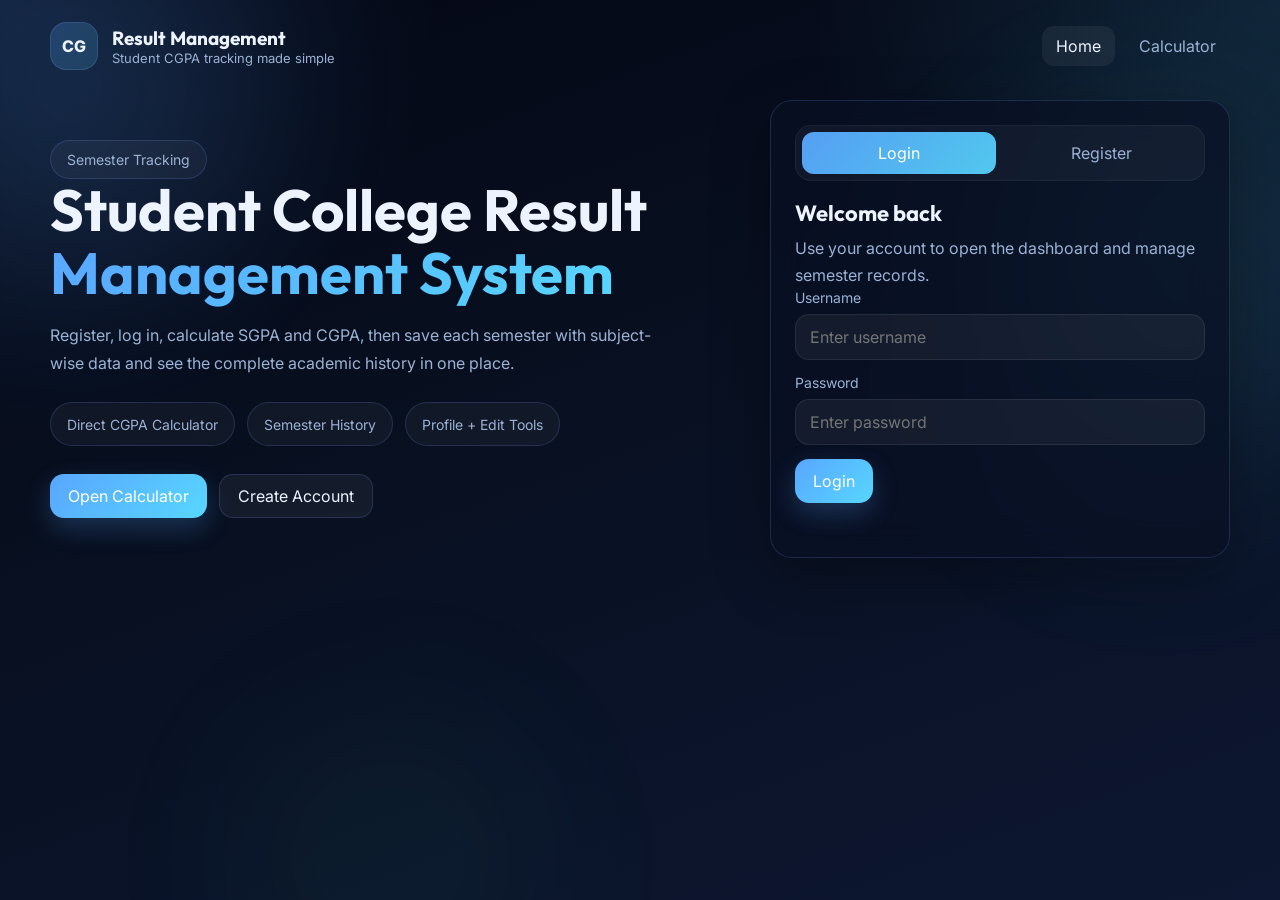
<file: frontend/index.html>
﻿<!DOCTYPE html>
<html lang="en">
<head>
  <meta charset="UTF-8">
  <meta name="viewport" content="width=device-width, initial-scale=1.0">
  <title>Student College Result Management System</title>
  <link rel="preconnect" href="https://fonts.googleapis.com">
  <link rel="preconnect" href="https://fonts.gstatic.com" crossorigin>
  <link href="https://fonts.googleapis.com/css2?family=Inter:wght@300;400;500;600;700;800&family=Outfit:wght@400;500;600;700;800&display=swap" rel="stylesheet">
  <link rel="stylesheet" href="style.css">
</head>
<body>
  <div class="page-shell">
    <div class="smoke-bg">
      <div class="smoke-orb smoke-orb-1"></div>
      <div class="smoke-orb smoke-orb-2"></div>
      <div class="smoke-orb smoke-orb-3"></div>
    </div>

    <div class="container">
      <nav class="top-nav">
        <div class="brand">
          <div class="brand-badge">CG</div>
          <div class="brand-copy">
            <h1>Result Management</h1>
            <p>Student CGPA tracking made simple</p>
          </div>
        </div>
        <div class="nav-actions">
          <a class="nav-link active" href="index.html">Home</a>
          <a class="nav-link" href="calculator.html">Calculator</a>
        </div>
      </nav>

      <section class="hero-grid">
        <div>
          <div class="pill">Semester Tracking</div>
          <h2 class="hero-title">Student College Result <span>Management System</span></h2>
          <p class="hero-copy">Register, log in, calculate SGPA and CGPA, then save each semester with subject-wise data and see the complete academic history in one place.</p>

          <div class="feature-row">
            <div class="pill">Direct CGPA Calculator</div>
            <div class="pill">Semester History</div>
            <div class="pill">Profile + Edit Tools</div>
          </div>

          <div class="hero-actions">
            <a class="primary-btn" href="calculator.html">Open Calculator</a>
            <button class="secondary-btn" type="button" id="switchToRegister">Create Account</button>
          </div>
        </div>

        <div class="glass-card auth-card">
          <div class="tab-bar">
            <button class="tab-btn active" type="button" id="loginTab">Login</button>
            <button class="tab-btn" type="button" id="registerTab">Register</button>
          </div>

          <form id="loginForm" class="fade-panel">
            <h3 class="mini-title">Welcome back</h3>
            <p class="soft-text">Use your account to open the dashboard and manage semester records.</p>

            <div class="input-wrap">
              <label for="login_username">Username</label>
              <input id="login_username" type="text" placeholder="Enter username" required>
            </div>
            <div class="input-wrap">
              <label for="login_password">Password</label>
              <input id="login_password" type="password" placeholder="Enter password" required>
            </div>

            <button class="primary-btn" type="submit">Login</button>
            <div id="login_msg" class="form-message"></div>
          </form>

          <form id="registerForm" class="hidden">
            <h3 class="mini-title">Create your profile</h3>
            <p class="soft-text">Your academic details will be used across the dashboard and saved semesters.</p>

            <div class="field-grid">
              <div class="input-wrap">
                <label for="reg_name">Full Name</label>
                <input id="reg_name" type="text" placeholder="Full name" required>
              </div>
              <div class="input-wrap">
                <label for="reg_email">Email</label>
                <input id="reg_email" type="email" placeholder="Email address" required>
              </div>
            </div>

            <div class="field-grid">
              <div class="input-wrap">
                <label for="reg_phone">Phone</label>
                <input id="reg_phone" type="text" placeholder="Phone number">
              </div>
              <div class="input-wrap">
                <label for="reg_college">College</label>
                <input id="reg_college" type="text" placeholder="College name">
              </div>
            </div>

            <div class="field-grid">
              <div class="input-wrap">
                <label for="reg_course">Course</label>
                <input id="reg_course" type="text" placeholder="Course name">
              </div>
              <div class="input-wrap">
                <label for="reg_regno">Register Number</label>
                <input id="reg_regno" type="text" placeholder="Register number" required>
              </div>
            </div>

            <div class="field-grid">
              <div class="input-wrap">
                <label for="reg_username">Username</label>
                <input id="reg_username" type="text" placeholder="Choose username" required>
              </div>
              <div class="input-wrap">
                <label for="reg_password">Password</label>
                <input id="reg_password" type="password" placeholder="Create password" required>
              </div>
            </div>

            <button class="primary-btn" type="submit">Register</button>
            <div id="register_msg" class="form-message"></div>
          </form>
        </div>
      </section>
    </div>
  </div>

  <script src="script.js"></script>
</body>
</html>
</file>
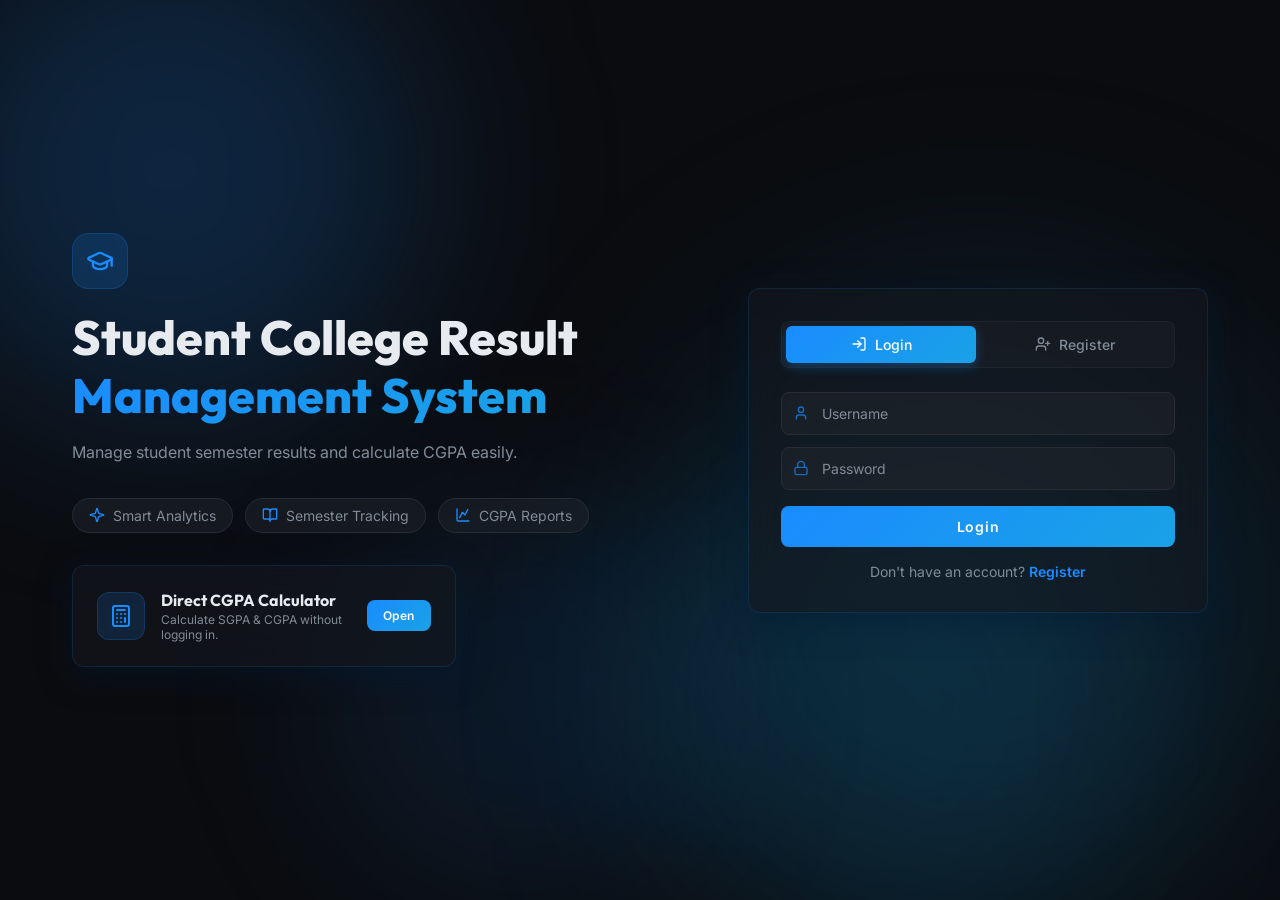
<file: working/index.html>
<!DOCTYPE html>
<html lang="en">
<head>
  <meta charset="UTF-8" />
  <meta name="viewport" content="width=device-width, initial-scale=1.0" />
  <title>Student College Result Management System</title>
  <meta name="description" content="Manage student semester results and calculate CGPA easily." />
  <link rel="preconnect" href="https://fonts.googleapis.com" />
  <link href="https://fonts.googleapis.com/css2?family=Inter:wght@300;400;500;600;700;800&family=Outfit:wght@400;500;600;700;800&display=swap" rel="stylesheet" />
  <style>
    *, *::before, *::after { box-sizing: border-box; margin: 0; padding: 0; border: 0; }

    :root {
      --bg: hsl(220, 15%, 5%);
      --fg: hsl(210, 20%, 92%);
      --card-bg: hsl(220, 15%, 8%);
      --primary: hsl(210, 100%, 55%);
      --primary-fg: hsl(0, 0%, 100%);
      --secondary: hsl(200, 80%, 50%);
      --muted: hsl(220, 15%, 15%);
      --muted-fg: hsl(210, 10%, 55%);
      --border: hsl(220, 15%, 18%);
      --radius: 0.75rem;
      --font-display: 'Outfit', sans-serif;
      --font-body: 'Inter', sans-serif;
      --glass-bg: hsla(220, 20%, 10%, 0.6);
      --glass-border: hsla(210, 100%, 55%, 0.15);
      --glass-shadow: 0 8px 32px 0 hsla(210, 100%, 10%, 0.5);
      --gradient-primary: linear-gradient(135deg, hsl(210, 100%, 55%), hsl(200, 80%, 50%));
      --glow-primary: 0 0 20px hsla(210, 100%, 55%, 0.5);
      --glow-input: 0 0 15px hsla(210, 100%, 55%, 0.3);
    }

    body {
      background: var(--bg);
      color: var(--fg);
      font-family: var(--font-body);
      min-height: 100vh;
      overflow-x: hidden;
    }

    h1, h2, h3, h4, h5, h6 { font-family: var(--font-display); }

    /* ===== Smoke background ===== */
    .smoke-bg { position: fixed; inset: 0; pointer-events: none; z-index: 0; }
    .smoke-orb {
      position: absolute;
      border-radius: 50%;
      filter: blur(100px);
    }
    .smoke-orb-1 {
      top: -80px; left: -80px; width: 500px; height: 500px;
      background: hsla(210, 100%, 55%, 0.2);
      animation: smoke1 12s ease-in-out infinite;
    }
    .smoke-orb-2 {
      top: 33%; right: 0; width: 600px; height: 600px;
      background: hsla(200, 80%, 50%, 0.15);
      filter: blur(120px);
      animation: smoke2 15s ease-in-out infinite;
    }
    .smoke-orb-3 {
      bottom: 0; left: 25%; width: 400px; height: 400px;
      background: hsla(210, 100%, 55%, 0.1);
      filter: blur(80px);
      animation: smoke3 18s ease-in-out infinite;
    }
    .smoke-orb-4 {
      top: 50%; left: 50%; width: 500px; height: 500px;
      background: hsla(200, 80%, 50%, 0.1);
      animation: smoke4 20s ease-in-out infinite;
    }

    @keyframes smoke1 {
      0%, 100% { transform: translate(0,0) scale(1); opacity: .3; }
      25% { transform: translate(80px,-60px) scale(1.3); opacity: .5; }
      50% { transform: translate(-40px,-120px) scale(1.1); opacity: .2; }
      75% { transform: translate(60px,-40px) scale(1.4); opacity: .45; }
    }
    @keyframes smoke2 {
      0%, 100% { transform: translate(0,0) scale(1.2); opacity: .25; }
      30% { transform: translate(-100px,50px) scale(1); opacity: .4; }
      60% { transform: translate(50px,-80px) scale(1.5); opacity: .15; }
      90% { transform: translate(-30px,30px) scale(1.1); opacity: .35; }
    }
    @keyframes smoke3 {
      0%, 100% { transform: translate(0,0) scale(1); opacity: .2; }
      20% { transform: translate(60px,80px) scale(1.4); opacity: .4; }
      40% { transform: translate(-80px,20px) scale(.9); opacity: .3; }
      70% { transform: translate(30px,-60px) scale(1.3); opacity: .5; }
    }
    @keyframes smoke4 {
      0%, 100% { transform: translate(0,0) scale(1.1); opacity: .15; }
      35% { transform: translate(-60px,-90px) scale(1.5); opacity: .35; }
      65% { transform: translate(90px,40px) scale(.8); opacity: .25; }
    }

    /* ===== Layout ===== */
    .page-container {
      position: relative; z-index: 1;
      max-width: 1200px; margin: 0 auto; padding: 2rem 1rem;
      min-height: 100vh;
      display: flex; flex-direction: column; align-items: center;
      gap: 2rem;
    }
    @media (min-width: 1024px) {
      .page-container {
        flex-direction: row; align-items: center; gap: 3rem; padding: 3rem 2rem;
      }
    }

    /* ===== Left side ===== */
    .left-side { flex: 1; display: flex; flex-direction: column; gap: 2rem; }
    @media (min-width: 1024px) { .left-side { padding-right: 2rem; } }

    .icon-box {
      display: inline-flex; align-items: center; justify-content: center;
      width: 56px; height: 56px; border-radius: 1rem;
      background: hsla(210, 100%, 55%, 0.15);
      border: 1px solid hsla(210, 100%, 55%, 0.2);
      margin-bottom: 1.25rem;
    }
    .icon-box svg { width: 28px; height: 28px; color: var(--primary); }

    .page-title {
      font-size: clamp(1.8rem, 4vw, 3rem); font-weight: 800;
      line-height: 1.2; margin-bottom: 1rem; color: var(--fg);
    }
    .gradient-text {
      background: var(--gradient-primary);
      -webkit-background-clip: text; -webkit-text-fill-color: transparent;
      background-clip: text;
    }
    .subtitle { color: var(--muted-fg); font-size: 1rem; max-width: 28rem; line-height: 1.6; }

    /* Feature badges */
    .badges { display: flex; flex-wrap: wrap; gap: .75rem; }
    .badge {
      display: flex; align-items: center; gap: .5rem;
      padding: .5rem 1rem; border-radius: 9999px;
      background: hsla(220, 15%, 15%, 0.5);
      border: 1px solid var(--border);
      font-size: .875rem; color: var(--muted-fg);
    }
    .badge svg { width: 16px; height: 16px; color: var(--primary); }

    /* ===== Glass card ===== */
    .glass-card {
      background: var(--glass-bg);
      backdrop-filter: blur(20px); -webkit-backdrop-filter: blur(20px);
      border: 1px solid var(--glass-border);
      box-shadow: var(--glass-shadow);
      border-radius: var(--radius);
    }

    /* ===== CGPA card ===== */
    .cgpa-card {
      display: flex; align-items: center; gap: 1rem;
      padding: 1.5rem; max-width: 24rem;
    }
    .cgpa-icon {
      flex-shrink: 0; width: 48px; height: 48px; border-radius: .75rem;
      background: hsla(210, 100%, 55%, 0.15);
      border: 1px solid hsla(210, 100%, 55%, 0.2);
      display: flex; align-items: center; justify-content: center;
    }
    .cgpa-icon svg { width: 24px; height: 24px; color: var(--primary); }
    .cgpa-info h2 { font-size: 1rem; font-weight: 700; color: var(--fg); margin-bottom: .125rem; }
    .cgpa-info p { font-size: .75rem; color: var(--muted-fg); }
    .cgpa-btn {
      margin-left: auto; padding: .5rem 1rem; border-radius: .5rem;
      background: var(--gradient-primary); color: var(--primary-fg);
      font-weight: 600; font-size: .75rem; text-decoration: none;
      letter-spacing: .05em; white-space: nowrap;
      transition: transform .2s, box-shadow .2s; cursor: pointer;
    }
    .cgpa-btn:hover { transform: scale(1.03); box-shadow: var(--glow-primary); }

    /* ===== Auth card ===== */
    .auth-wrapper {
      width: 100%; max-width: 28rem;
    }
    @media (min-width: 1024px) {
      .auth-wrapper { min-width: 460px; flex-shrink: 0; }
    }
    .auth-card { padding: 2rem; }

    .tab-bar {
      display: flex; gap: .25rem; padding: .25rem;
      border-radius: .5rem; margin-bottom: 1.5rem;
      background: hsla(220, 15%, 15%, 0.4);
      border: 1px solid hsla(220, 15%, 18%, 0.5);
    }
    .tab-btn {
      flex: 1; padding: .625rem; border-radius: .375rem;
      font-size: .875rem; font-weight: 500;
      display: flex; align-items: center; justify-content: center; gap: .5rem;
      cursor: pointer; transition: all .3s; background: none;
      color: var(--muted-fg); font-family: var(--font-body);
    }
    .tab-btn.active {
      background: var(--gradient-primary); color: var(--primary-fg);
      box-shadow: 0 4px 12px hsla(210, 100%, 55%, 0.3);
    }
    .tab-btn svg { width: 16px; height: 16px; }

    /* Form crossfade container */
    .form-container { position: relative; overflow: hidden; transition: height .4s ease; }
    .form-face {
      transition: opacity .35s ease, transform .4s ease;
    }
    .form-face.hidden-form {
      display: none;
    }
    .form-face.entering {
      animation: formEnter .4s ease forwards;
    }
    @keyframes formEnter {
      from { opacity: 0; transform: translateY(20px) scale(0.97); }
      to { opacity: 1; transform: translateY(0) scale(1); }
    }

    /* Inputs */
    .input-group { position: relative; margin-bottom: .75rem; }
    .input-group svg {
      position: absolute; left: .75rem; top: 50%; transform: translateY(-50%);
      width: 16px; height: 16px; color: hsla(210, 100%, 55%, 0.7);
    }
    .input-field {
      width: 100%; padding: .75rem 1rem .75rem 2.5rem;
      border-radius: .5rem; font-size: .875rem;
      background: hsla(220, 15%, 15%, 0.6);
      border: 1px solid var(--border);
      color: var(--fg); font-family: var(--font-body);
      transition: all .2s; outline: none;
    }
    .input-field::placeholder { color: var(--muted-fg); }
    .input-field:focus {
      box-shadow: var(--glow-input);
      border-color: var(--primary);
    }

    .grid-2 { display: grid; grid-template-columns: 1fr 1fr; gap: .75rem; }
    @media (max-width: 480px) { .grid-2 { grid-template-columns: 1fr; } }

    .submit-btn {
      width: 100%; padding: .75rem; border-radius: .5rem;
      background: var(--gradient-primary); color: var(--primary-fg);
      font-weight: 600; font-size: .875rem; letter-spacing: .05em;
      cursor: pointer; transition: transform .2s, box-shadow .2s;
      font-family: var(--font-body); margin-top: .25rem;
    }
    .submit-btn:hover { transform: scale(1.03); box-shadow: var(--glow-primary); }
    .submit-btn:active { transform: scale(.98); }

    .switch-text {
      text-align: center; font-size: .875rem; color: var(--muted-fg); margin-top: 1rem;
    }
    .switch-text button {
      background: none; color: var(--primary); font-weight: 600;
      cursor: pointer; font-family: var(--font-body); font-size: .875rem;
    }
    .switch-text button:hover { text-decoration: underline; }

    /* ===== Fade-in animation ===== */
    .fade-left {
      opacity: 0; transform: translateX(-40px);
      animation: fadeLeft .7s ease-out forwards;
    }
    .fade-right {
      opacity: 0; transform: translateX(40px);
      animation: fadeRight .7s .2s ease-out forwards;
    }
    @keyframes fadeLeft {
      to { opacity: 1; transform: translateX(0); }
    }
    @keyframes fadeRight {
      to { opacity: 1; transform: translateX(0); }
    }
    .fade-up {
      opacity: 0; transform: translateY(20px);
      animation: fadeUp .5s .5s ease-out forwards;
    }
    @keyframes fadeUp {
      to { opacity: 1; transform: translateY(0); }
    }
  </style>
</head>
<body>

<!-- Animated smoke background -->
<div class="smoke-bg">
  <div class="smoke-orb smoke-orb-1"></div>
  <div class="smoke-orb smoke-orb-2"></div>
  <div class="smoke-orb smoke-orb-3"></div>
  <div class="smoke-orb smoke-orb-4"></div>
</div>

<div class="page-container">
  <!-- Left side -->
  <div class="left-side fade-left">
    <div>
      <div class="icon-box">
        <!-- Graduation cap icon -->
        <svg xmlns="http://www.w3.org/2000/svg" viewBox="0 0 24 24" fill="none" stroke="currentColor" stroke-width="2" stroke-linecap="round" stroke-linejoin="round"><path d="M21.42 10.922a1 1 0 0 0-.019-1.838L12.83 5.18a2 2 0 0 0-1.66 0L2.6 9.08a1 1 0 0 0 0 1.832l8.57 3.908a2 2 0 0 0 1.66 0z"/><path d="M22 10v6"/><path d="M6 12.5V16a6 3 0 0 0 12 0v-3.5"/></svg>
      </div>
      <h1 class="page-title">
        Student College Result<br />
        <span class="gradient-text">Management System</span>
      </h1>
      <p class="subtitle">Manage student semester results and calculate CGPA easily.</p>
    </div>

    <!-- Feature badges -->
    <div class="badges">
      <div class="badge">
        <svg xmlns="http://www.w3.org/2000/svg" viewBox="0 0 24 24" fill="none" stroke="currentColor" stroke-width="2" stroke-linecap="round" stroke-linejoin="round"><path d="M9.937 15.5A2 2 0 0 0 8.5 14.063l-6.135-1.582a.5.5 0 0 1 0-.962L8.5 9.936A2 2 0 0 0 9.937 8.5l1.582-6.135a.5.5 0 0 1 .963 0L14.063 8.5A2 2 0 0 0 15.5 9.937l6.135 1.581a.5.5 0 0 1 0 .964L15.5 14.063a2 2 0 0 0-1.437 1.437l-1.582 6.135a.5.5 0 0 1-.963 0z"/></svg>
        Smart Analytics
      </div>
      <div class="badge">
        <svg xmlns="http://www.w3.org/2000/svg" viewBox="0 0 24 24" fill="none" stroke="currentColor" stroke-width="2" stroke-linecap="round" stroke-linejoin="round"><path d="M12 7v14"/><path d="M3 18a1 1 0 0 1-1-1V4a1 1 0 0 1 1-1h5a4 4 0 0 1 4 4 4 4 0 0 1 4-4h5a1 1 0 0 1 1 1v13a1 1 0 0 1-1 1h-6a3 3 0 0 0-3 3 3 3 0 0 0-3-3z"/></svg>
        Semester Tracking
      </div>
      <div class="badge">
        <svg xmlns="http://www.w3.org/2000/svg" viewBox="0 0 24 24" fill="none" stroke="currentColor" stroke-width="2" stroke-linecap="round" stroke-linejoin="round"><path d="M3 3v16a2 2 0 0 0 2 2h16"/><path d="M7 16l4-8 4 4 4-8"/></svg>
        CGPA Reports
      </div>
    </div>

    <!-- CGPA Calculator card -->
    <div class="glass-card cgpa-card fade-up">
      <div class="cgpa-icon">
        <svg xmlns="http://www.w3.org/2000/svg" viewBox="0 0 24 24" fill="none" stroke="currentColor" stroke-width="2" stroke-linecap="round" stroke-linejoin="round"><rect width="16" height="20" x="4" y="2" rx="2"/><line x1="8" x2="16" y1="6" y2="6"/><line x1="16" x2="16" y1="14" y2="18"/><path d="M16 10h.01"/><path d="M12 10h.01"/><path d="M8 10h.01"/><path d="M12 14h.01"/><path d="M8 14h.01"/><path d="M12 18h.01"/><path d="M8 18h.01"/></svg>
      </div>
      <div class="cgpa-info">
        <h2>Direct CGPA Calculator</h2>
        <p>Calculate SGPA &amp; CGPA without logging in.</p>
      </div>
      <a href="calculator.html" class="cgpa-btn">Open</a>
    </div>
  </div>

  <!-- Right side — Auth Card -->
  <div class="auth-wrapper fade-right">
    <div class="glass-card auth-card">
      <div class="tab-bar">
        <button class="tab-btn active" id="loginTab" onclick="switchTab(true)">
          <svg xmlns="http://www.w3.org/2000/svg" viewBox="0 0 24 24" fill="none" stroke="currentColor" stroke-width="2" stroke-linecap="round" stroke-linejoin="round"><path d="M15 3h4a2 2 0 0 1 2 2v14a2 2 0 0 1-2 2h-4"/><polyline points="10 17 15 12 10 7"/><line x1="15" x2="3" y1="12" y2="12"/></svg>
          Login
        </button>
        <button class="tab-btn" id="registerTab" onclick="switchTab(false)">
          <svg xmlns="http://www.w3.org/2000/svg" viewBox="0 0 24 24" fill="none" stroke="currentColor" stroke-width="2" stroke-linecap="round" stroke-linejoin="round"><path d="M16 21v-2a4 4 0 0 0-4-4H6a4 4 0 0 0-4 4v2"/><circle cx="9" cy="7" r="4"/><line x1="19" x2="19" y1="8" y2="14"/><line x1="22" x2="16" y1="11" y2="11"/></svg>
          Register
        </button>
      </div>

      <div class="form-container" id="formContainer">
        <!-- Login face -->
        <form class="form-face" id="loginForm" onsubmit="handleLogin(event)">
          <div class="input-group">
            <svg xmlns="http://www.w3.org/2000/svg" viewBox="0 0 24 24" fill="none" stroke="currentColor" stroke-width="2" stroke-linecap="round" stroke-linejoin="round"><path d="M19 21v-2a4 4 0 0 0-4-4H9a4 4 0 0 0-4 4v2"/><circle cx="12" cy="7" r="4"/></svg>
            <input type="text" class="input-field" placeholder="Username" required />
          </div>
          <div class="input-group">
            <svg xmlns="http://www.w3.org/2000/svg" viewBox="0 0 24 24" fill="none" stroke="currentColor" stroke-width="2" stroke-linecap="round" stroke-linejoin="round"><rect width="18" height="11" x="3" y="11" rx="2" ry="2"/><path d="M7 11V7a5 5 0 0 1 10 0v4"/></svg>
            <input type="password" class="input-field" placeholder="Password" required />
          </div>
          <button type="submit" class="submit-btn">Login</button>
          <div class="switch-text">
            Don't have an account? <button type="button" onclick="switchTab(false)">Register</button>
          </div>
        </form>

        <!-- Register face -->
        <form class="form-face hidden-form" id="registerForm" onsubmit="handleRegister(event)">
          <div class="grid-2">
            <div class="input-group">
              <svg xmlns="http://www.w3.org/2000/svg" viewBox="0 0 24 24" fill="none" stroke="currentColor" stroke-width="2" stroke-linecap="round" stroke-linejoin="round"><path d="M19 21v-2a4 4 0 0 0-4-4H9a4 4 0 0 0-4 4v2"/><circle cx="12" cy="7" r="4"/></svg>
              <input type="text" class="input-field" placeholder="Full Name" required />
            </div>
            <div class="input-group">
              <svg xmlns="http://www.w3.org/2000/svg" viewBox="0 0 24 24" fill="none" stroke="currentColor" stroke-width="2" stroke-linecap="round" stroke-linejoin="round"><rect width="20" height="16" x="2" y="4" rx="2"/><path d="m22 7-8.97 5.7a1.94 1.94 0 0 1-2.06 0L2 7"/></svg>
              <input type="email" class="input-field" placeholder="Email" required />
            </div>
          </div>
          <div class="grid-2">
            <div class="input-group">
              <svg xmlns="http://www.w3.org/2000/svg" viewBox="0 0 24 24" fill="none" stroke="currentColor" stroke-width="2" stroke-linecap="round" stroke-linejoin="round"><path d="M22 16.92v3a2 2 0 0 1-2.18 2 19.79 19.79 0 0 1-8.63-3.07 19.5 19.5 0 0 1-6-6 19.79 19.79 0 0 1-3.07-8.67A2 2 0 0 1 4.11 2h3a2 2 0 0 1 2 1.72c.127.96.361 1.903.7 2.81a2 2 0 0 1-.45 2.11L8.09 9.91a16 16 0 0 0 6 6l1.27-1.27a2 2 0 0 1 2.11-.45c.907.339 1.85.573 2.81.7A2 2 0 0 1 22 16.92z"/></svg>
              <input type="tel" class="input-field" placeholder="Phone Number" />
            </div>
            <div class="input-group">
              <svg xmlns="http://www.w3.org/2000/svg" viewBox="0 0 24 24" fill="none" stroke="currentColor" stroke-width="2" stroke-linecap="round" stroke-linejoin="round"><path d="M14 22v-4a2 2 0 1 0-4 0v4"/><path d="m18 10 3.447 1.724a1 1 0 0 1 .553.894V20a2 2 0 0 1-2 2H4a2 2 0 0 1-2-2v-7.382a1 1 0 0 1 .553-.894L6 10"/><path d="M18 5v17"/><path d="m4 6 7.106-3.553a2 2 0 0 1 1.788 0L20 6"/><path d="M6 5v17"/></svg>
              <input type="text" class="input-field" placeholder="College Name" />
            </div>
          </div>
          <div class="grid-2">
            <div class="input-group">
              <svg xmlns="http://www.w3.org/2000/svg" viewBox="0 0 24 24" fill="none" stroke="currentColor" stroke-width="2" stroke-linecap="round" stroke-linejoin="round"><path d="M12 7v14"/><path d="M3 18a1 1 0 0 1-1-1V4a1 1 0 0 1 1-1h5a4 4 0 0 1 4 4 4 4 0 0 1 4-4h5a1 1 0 0 1 1 1v13a1 1 0 0 1-1 1h-6a3 3 0 0 0-3 3 3 3 0 0 0-3-3z"/></svg>
              <input type="text" class="input-field" placeholder="Course Name" />
            </div>
            <div class="input-group">
              <svg xmlns="http://www.w3.org/2000/svg" viewBox="0 0 24 24" fill="none" stroke="currentColor" stroke-width="2" stroke-linecap="round" stroke-linejoin="round"><line x1="4" x2="20" y1="9" y2="9"/><line x1="4" x2="20" y1="15" y2="15"/><line x1="10" x2="8" y1="3" y2="21"/><line x1="16" x2="14" y1="3" y2="21"/></svg>
              <input type="text" class="input-field" placeholder="Register Number" />
            </div>
          </div>
          <div class="input-group">
            <svg xmlns="http://www.w3.org/2000/svg" viewBox="0 0 24 24" fill="none" stroke="currentColor" stroke-width="2" stroke-linecap="round" stroke-linejoin="round"><path d="M19 21v-2a4 4 0 0 0-4-4H9a4 4 0 0 0-4 4v2"/><circle cx="12" cy="7" r="4"/></svg>
            <input type="text" class="input-field" placeholder="Username" required />
          </div>
          <div class="input-group">
            <svg xmlns="http://www.w3.org/2000/svg" viewBox="0 0 24 24" fill="none" stroke="currentColor" stroke-width="2" stroke-linecap="round" stroke-linejoin="round"><rect width="18" height="11" x="3" y="11" rx="2" ry="2"/><path d="M7 11V7a5 5 0 0 1 10 0v4"/></svg>
            <input type="password" class="input-field" placeholder="Password" required />
          </div>
          <button type="submit" class="submit-btn">Register</button>
          <div class="switch-text">
            Already have an account? <button type="button" onclick="switchTab(true)">Login</button>
          </div>
        </form>
      </div>
    </div>
  </div>
</div>

<script>
  function switchTab(isLogin) {
    const loginForm = document.getElementById('loginForm');
    const registerForm = document.getElementById('registerForm');
    const loginTab = document.getElementById('loginTab');
    const registerTab = document.getElementById('registerTab');

    if (isLogin) {
      registerForm.classList.add('hidden-form');
      registerForm.classList.remove('entering');
      loginForm.classList.remove('hidden-form');
      loginForm.classList.add('entering');
      loginTab.classList.add('active');
      registerTab.classList.remove('active');
    } else {
      loginForm.classList.add('hidden-form');
      loginForm.classList.remove('entering');
      registerForm.classList.remove('hidden-form');
      registerForm.classList.add('entering');
      loginTab.classList.remove('active');
      registerTab.classList.add('active');
    }
  }

  function handleLogin(e) {
    e.preventDefault();
    window.location.href = 'dashboard.html';
  }

  function handleRegister(e) {
    e.preventDefault();
    window.location.href = 'dashboard.html';
  }
</script>
</body>
</html>
</file>
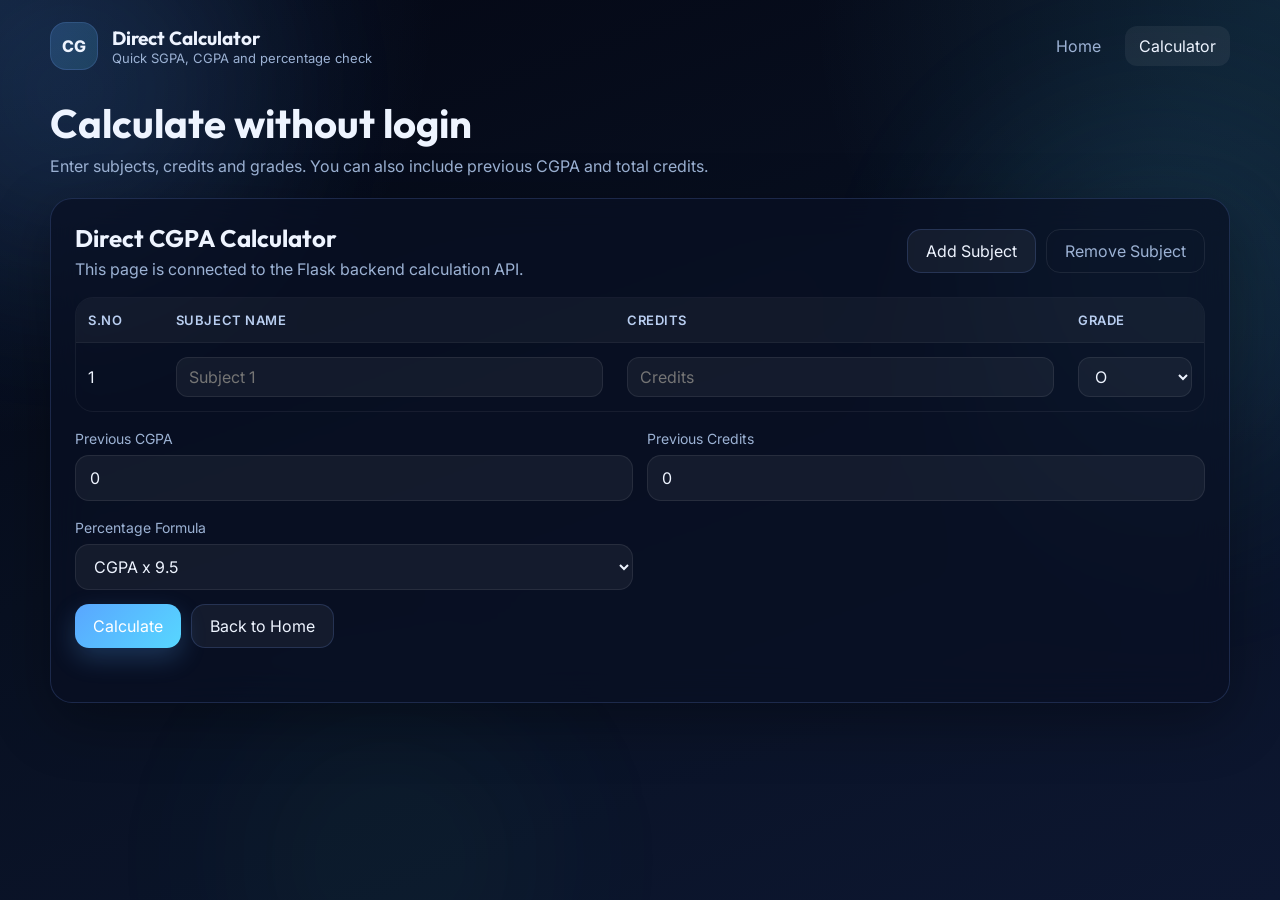
<file: frontend/calculator.html>
﻿<!DOCTYPE html>
<html lang="en">
<head>
  <meta charset="UTF-8">
  <meta name="viewport" content="width=device-width, initial-scale=1.0">
  <title>Direct CGPA Calculator</title>
  <link rel="preconnect" href="https://fonts.googleapis.com">
  <link rel="preconnect" href="https://fonts.gstatic.com" crossorigin>
  <link href="https://fonts.googleapis.com/css2?family=Inter:wght@300;400;500;600;700;800&family=Outfit:wght@400;500;600;700;800&display=swap" rel="stylesheet">
  <link rel="stylesheet" href="style.css">
</head>
<body>
  <div class="page-shell">
    <div class="smoke-bg">
      <div class="smoke-orb smoke-orb-1"></div>
      <div class="smoke-orb smoke-orb-2"></div>
      <div class="smoke-orb smoke-orb-3"></div>
    </div>

    <div class="container">
      <nav class="top-nav">
        <div class="brand">
          <div class="brand-badge">CG</div>
          <div class="brand-copy">
            <h1>Direct Calculator</h1>
            <p>Quick SGPA, CGPA and percentage check</p>
          </div>
        </div>
        <div class="nav-actions">
          <a class="nav-link" href="index.html">Home</a>
          <a class="nav-link active" href="calculator.html">Calculator</a>
        </div>
      </nav>

      <header class="page-header">
        <div>
          <h2>Calculate without login</h2>
          <p>Enter subjects, credits and grades. You can also include previous CGPA and total credits.</p>
        </div>
      </header>

      <section class="glass-card calc-card">
        <div class="panel-head">
          <div>
            <h3>Direct CGPA Calculator</h3>
            <p>This page is connected to the Flask backend calculation API.</p>
          </div>
          <div class="action-row">
            <button class="secondary-btn" type="button" id="calcAddSubject">Add Subject</button>
            <button class="ghost-btn" type="button" id="calcRemoveSubject">Remove Subject</button>
          </div>
        </div>

        <div class="table-shell">
          <table id="calculatorSubjectTable">
            <thead>
              <tr>
                <th>S.No</th>
                <th>Subject Name</th>
                <th>Credits</th>
                <th>Grade</th>
              </tr>
            </thead>
            <tbody>
              <tr>
                <td>1</td>
                <td><input type="text" placeholder="Subject 1"></td>
                <td><input type="number" min="0" step="0.5" placeholder="Credits"></td>
                <td>
                  <select>
                    <option>O</option>
                    <option>A+</option>
                    <option>A</option>
                    <option>B+</option>
                    <option>B</option>
                    <option>C</option>
                  </select>
                </td>
              </tr>
            </tbody>
          </table>
        </div>

        <div class="field-grid" style="margin-top: 18px;">
          <div class="input-wrap">
            <label for="calc_prev_cgpa">Previous CGPA</label>
            <input id="calc_prev_cgpa" type="number" min="0" step="0.01" value="0">
          </div>
          <div class="input-wrap">
            <label for="calc_prev_credits">Previous Credits</label>
            <input id="calc_prev_credits" type="number" min="0" step="0.5" value="0">
          </div>
        </div>

        <div class="field-grid" style="margin-top: 4px;">
          <div class="input-wrap">
            <label for="calc_formula">Percentage Formula</label>
            <select id="calc_formula">
              <option value="9.5">CGPA x 9.5</option>
              <option value="10">CGPA x 10</option>
              <option value="custom">(CGPA - 0.5) x 10</option>
            </select>
          </div>
        </div>

        <div class="action-row">
          <button class="primary-btn" type="button" id="directCalculateBtn">Calculate</button>
          <a class="secondary-btn" href="index.html">Back to Home</a>
        </div>

        <div id="calculator_msg" class="form-message"></div>
        <div class="result-box" id="calculator_result" style="display: none;">
          <div class="stat">
            <span>SGPA</span>
            <strong id="calc_sgpa">0</strong>
          </div>
          <div class="stat">
            <span>CGPA</span>
            <strong id="calc_cgpa">0</strong>
          </div>
          <div class="stat">
            <span>Percentage</span>
            <strong id="calc_percentage">0</strong>
          </div>
        </div>
      </section>
    </div>
  </div>

  <script src="script.js"></script>
</body>
</html>
</file>
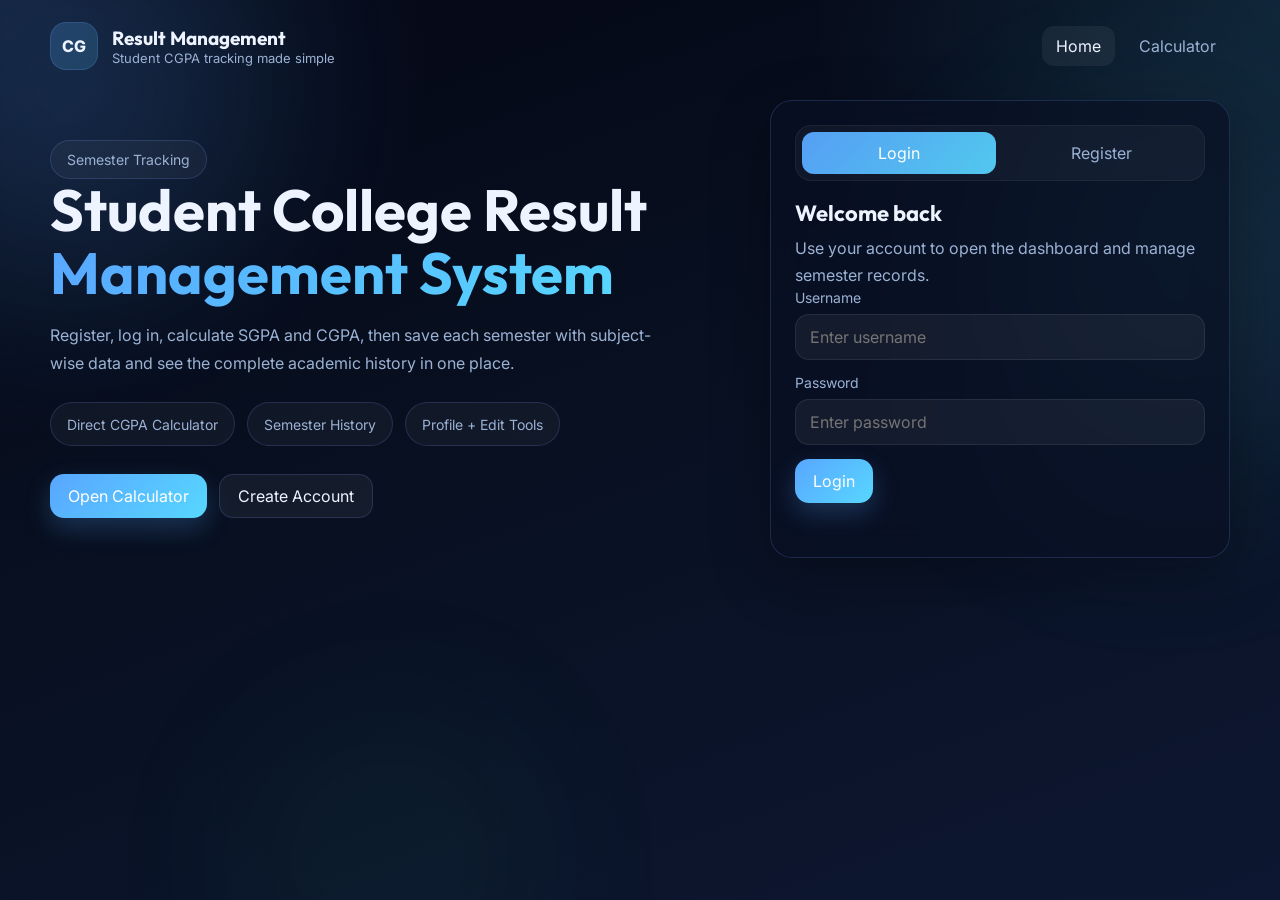
<file: frontend/dashboard.html>
﻿<!DOCTYPE html>
<html lang="en">
<head>
  <meta charset="UTF-8">
  <meta name="viewport" content="width=device-width, initial-scale=1.0">
  <title>Student Dashboard</title>
  <link rel="preconnect" href="https://fonts.googleapis.com">
  <link rel="preconnect" href="https://fonts.gstatic.com" crossorigin>
  <link href="https://fonts.googleapis.com/css2?family=Inter:wght@300;400;500;600;700;800&family=Outfit:wght@400;500;600;700;800&display=swap" rel="stylesheet">
  <link rel="stylesheet" href="style.css">
</head>
<body>
  <div class="page-shell">
    <div class="smoke-bg">
      <div class="smoke-orb smoke-orb-1"></div>
      <div class="smoke-orb smoke-orb-2"></div>
      <div class="smoke-orb smoke-orb-3"></div>
    </div>

    <div class="container">
      <nav class="top-nav">
        <div class="brand">
          <div class="brand-badge">CG</div>
          <div class="brand-copy">
            <h1>Student Dashboard</h1>
            <p id="welcomeText">Manage semester records and profile</p>
          </div>
        </div>
        <div class="nav-actions">
          <a class="nav-link" href="index.html">Home</a>
          <a class="nav-link" href="calculator.html">Calculator</a>
          <button class="ghost-btn" type="button" id="logoutBtn">Logout</button>
        </div>
      </nav>

      <header class="page-header">
        <div>
          <h2>Academic workspace</h2>
          <p>Use the sidebar to switch between your profile, semester editor, and saved semester history.</p>
        </div>
      </header>

      <section class="dashboard-layout">
        <aside class="glass-card sidebar">
          <h3 class="mini-title">Dashboard Menu</h3>
          <p class="soft-text">Everything stays in the same simple flow so it is easy to follow and learn from.</p>

          <div class="sidebar-menu">
            <button class="sidebar-btn active" type="button" data-panel="profilePanel">Profile</button>
            <button class="sidebar-btn" type="button" data-panel="semesterPanel">Semester Data</button>
            <button class="sidebar-btn" type="button" data-panel="historyPanel">Saved Semesters</button>
          </div>

          <div class="sidebar-note" id="sidebarSummary">
            Semester details and previous CGPA values will auto-load here after your data is fetched.
          </div>
        </aside>

        <div class="dashboard-main">
          <section class="glass-card panel-card" id="profilePanel">
            <div class="panel-head">
              <div>
                <h3>Profile</h3>
                <p>Update your student information without leaving the dashboard.</p>
              </div>
            </div>

            <form id="profileForm">
              <div class="field-grid">
                <div class="input-wrap">
                  <label for="profile_name">Full Name</label>
                  <input id="profile_name" type="text" required>
                </div>
                <div class="input-wrap">
                  <label for="profile_email">Email</label>
                  <input id="profile_email" type="email" required>
                </div>
              </div>

              <div class="field-grid">
                <div class="input-wrap">
                  <label for="profile_phone">Phone</label>
                  <input id="profile_phone" type="text">
                </div>
                <div class="input-wrap">
                  <label for="profile_college">College</label>
                  <input id="profile_college" type="text">
                </div>
              </div>

              <div class="field-grid">
                <div class="input-wrap">
                  <label for="profile_course">Course</label>
                  <input id="profile_course" type="text">
                </div>
                <div class="input-wrap">
                  <label for="profile_regno">Register Number</label>
                  <input id="profile_regno" type="text" required>
                </div>
              </div>

              <div class="field-grid">
                <div class="input-wrap">
                  <label for="profile_username">Username</label>
                  <input id="profile_username" type="text" readonly>
                </div>
              </div>

              <button class="primary-btn" type="submit">Save Profile</button>
              <div id="profile_msg" class="form-message"></div>
            </form>
          </section>

          <section class="glass-card panel-card hidden" id="semesterPanel">
            <div class="panel-head">
              <div>
                <h3 id="semesterPanelTitle">Semester Editor</h3>
                <p>Create a semester record or edit an existing one from the saved-semester list.</p>
              </div>
              <div class="action-row">
                <button class="secondary-btn" type="button" id="dashAddSubject">Add Subject</button>
                <button class="ghost-btn" type="button" id="dashRemoveSubject">Remove Subject</button>
              </div>
            </div>

            <div class="field-grid">
              <div class="input-wrap">
                <label for="semester">Semester Number</label>
                <input id="semester" type="number" min="1" placeholder="Semester number">
              </div>
              <div class="input-wrap">
                <label for="formula">Percentage Formula</label>
                <select id="formula">
                  <option value="9.5">CGPA x 9.5</option>
                  <option value="10">CGPA x 10</option>
                  <option value="custom">(CGPA - 0.5) x 10</option>
                </select>
              </div>
            </div>

            <div class="field-grid">
              <div class="input-wrap">
                <label for="prev_cgpa">Previous CGPA</label>
                <input id="prev_cgpa" type="number" value="0" readonly>
              </div>
              <div class="input-wrap">
                <label for="prev_credits">Previous Credits</label>
                <input id="prev_credits" type="number" value="0" readonly>
              </div>
            </div>

            <div class="table-shell">
              <table id="dashboardSubjectTable">
                <thead>
                  <tr>
                    <th>S.No</th>
                    <th>Subject Name</th>
                    <th>Credits</th>
                    <th>Grade</th>
                  </tr>
                </thead>
                <tbody>
                  <tr>
                    <td>1</td>
                    <td><input type="text" placeholder="Subject 1"></td>
                    <td><input type="number" min="0" step="0.5" placeholder="Credits"></td>
                    <td>
                      <select>
                        <option>O</option>
                        <option>A+</option>
                        <option>A</option>
                        <option>B+</option>
                        <option>B</option>
                        <option>C</option>
                      </select>
                    </td>
                  </tr>
                </tbody>
              </table>
            </div>

            <div class="action-row" style="margin-top: 18px;">
              <button class="secondary-btn" type="button" id="calculateSemesterBtn">Calculate</button>
              <button class="primary-btn" type="button" id="saveSemesterBtn">Save Semester</button>
              <button class="ghost-btn hidden" type="button" id="cancelEditBtn">Cancel Edit</button>
            </div>

            <div id="semester_msg" class="form-message"></div>
            <div class="result-box" id="dashboard_result" style="display: none;">
              <div class="stat">
                <span>SGPA</span>
                <strong id="dash_sgpa">0</strong>
              </div>
              <div class="stat">
                <span>CGPA</span>
                <strong id="dash_cgpa">0</strong>
              </div>
              <div class="stat">
                <span>Percentage</span>
                <strong id="dash_percentage">0</strong>
              </div>
            </div>
          </section>

          <section class="glass-card panel-card hidden" id="historyPanel">
            <div class="panel-head">
              <div>
                <h3>Saved Semesters</h3>
                <p>Each semester shows SGPA, CGPA, credits, and subject-wise data in a dropdown.</p>
              </div>
            </div>

            <div class="stat-strip" id="historyStats">
              <div class="stat">
                <span>Total Semesters</span>
                <strong id="stat_total_semesters">0</strong>
              </div>
              <div class="stat">
                <span>Latest CGPA</span>
                <strong id="stat_latest_cgpa">0</strong>
              </div>
              <div class="stat">
                <span>Total Credits</span>
                <strong id="stat_total_credits">0</strong>
              </div>
            </div>

            <div id="semesterHistory" class="semester-list" style="margin-top: 18px;"></div>
          </section>
        </div>
      </section>
    </div>
  </div>

  <script src="script.js"></script>
</body>
</html>
</file>
<file: frontend/style.css>
:root {
  --bg: #050816;
  --bg-soft: rgba(8, 14, 33, 0.78);
  --card: rgba(9, 16, 35, 0.72);
  --card-strong: rgba(12, 21, 46, 0.88);
  --line: rgba(122, 162, 255, 0.18);
  --line-strong: rgba(122, 162, 255, 0.34);
  --text: #eef4ff;
  --muted: #9cb2d4;
  --blue: #59a6ff;
  --cyan: #57d7ff;
  --green: #47d48c;
  --orange: #ffb357;
  --red: #ff7575;
  --shadow: 0 18px 60px rgba(0, 0, 0, 0.32);
  --radius: 22px;
}

* {
  box-sizing: border-box;
}

html {
  scroll-behavior: smooth;
}

body {
  margin: 0;
  min-height: 100vh;
  font-family: "Inter", sans-serif;
  color: var(--text);
  background:
    radial-gradient(circle at top left, rgba(85, 166, 255, 0.14), transparent 28%),
    radial-gradient(circle at top right, rgba(87, 215, 255, 0.12), transparent 30%),
    linear-gradient(160deg, #040714 0%, #081021 45%, #0d1731 100%);
  overflow-x: hidden;
}

a {
  color: inherit;
  text-decoration: none;
}

button,
input,
select {
  font: inherit;
}

button {
  border: 0;
  cursor: pointer;
}

.page-shell {
  position: relative;
  min-height: 100vh;
}

.smoke-bg {
  position: fixed;
  inset: 0;
  overflow: hidden;
  pointer-events: none;
}

.smoke-orb {
  position: absolute;
  border-radius: 999px;
  filter: blur(90px);
  opacity: 0.42;
  will-change: transform, opacity;
  transform: translate3d(0, 0, 0);
}

.smoke-orb-1 {
  top: -90px;
  left: -110px;
  width: 360px;
  height: 360px;
  background: rgba(89, 166, 255, 0.28);
  animation: driftOne 20s ease-in-out infinite alternate;
}

.smoke-orb-2 {
  top: 12%;
  right: -90px;
  width: 420px;
  height: 420px;
  background: rgba(87, 215, 255, 0.2);
  animation: driftTwo 24s ease-in-out infinite alternate;
}

.smoke-orb-3 {
  bottom: -120px;
  left: 18%;
  width: 320px;
  height: 320px;
  background: rgba(71, 212, 140, 0.12);
  animation: driftThree 22s ease-in-out infinite alternate;
}

@keyframes driftOne {
  from {
    transform: translate3d(0, 0, 0) scale(1);
  }
  to {
    transform: translate3d(80px, 40px, 0) scale(1.12);
  }
}

@keyframes driftTwo {
  from {
    transform: translate3d(0, 0, 0) scale(1);
  }
  to {
    transform: translate3d(-75px, 55px, 0) scale(1.08);
  }
}

@keyframes driftThree {
  from {
    transform: translate3d(0, 0, 0) scale(1);
  }
  to {
    transform: translate3d(45px, -65px, 0) scale(1.14);
  }
}

.container {
  position: relative;
  z-index: 1;
  width: min(1180px, calc(100% - 32px));
  margin: 0 auto;
}

.glass-card {
  background: var(--card);
  border: 1px solid var(--line);
  border-radius: var(--radius);
  box-shadow: var(--shadow);
  backdrop-filter: blur(18px);
}

.pill {
  display: inline-flex;
  align-items: center;
  gap: 8px;
  padding: 10px 16px;
  border-radius: 999px;
  background: rgba(255, 255, 255, 0.04);
  border: 1px solid var(--line);
  color: var(--muted);
  font-size: 14px;
}

.primary-btn,
.secondary-btn,
.danger-btn,
.ghost-btn {
  display: inline-flex;
  align-items: center;
  justify-content: center;
  gap: 8px;
  min-height: 44px;
  padding: 0 18px;
  border-radius: 14px;
  transition: transform 0.2s ease, box-shadow 0.2s ease, border-color 0.2s ease, background 0.2s ease;
}

.primary-btn {
  color: #ffffff;
  background: linear-gradient(135deg, var(--blue), var(--cyan));
  box-shadow: 0 10px 26px rgba(89, 166, 255, 0.24);
}

.secondary-btn {
  color: var(--text);
  background: rgba(255, 255, 255, 0.05);
  border: 1px solid var(--line);
}

.danger-btn {
  color: #ffffff;
  background: linear-gradient(135deg, #ff7c7c, #ff9d7c);
}

.ghost-btn {
  color: var(--muted);
  background: transparent;
  border: 1px solid rgba(255, 255, 255, 0.08);
}

.primary-btn:hover,
.secondary-btn:hover,
.danger-btn:hover,
.ghost-btn:hover,
.nav-link:hover,
.tab-btn:hover,
.sidebar-btn:hover {
  transform: translateY(-1px);
}

.top-nav {
  display: flex;
  align-items: center;
  justify-content: space-between;
  gap: 16px;
  padding: 22px 0 10px;
}

.brand {
  display: flex;
  align-items: center;
  gap: 14px;
}

.brand-badge {
  width: 48px;
  height: 48px;
  border-radius: 16px;
  display: grid;
  place-items: center;
  background: linear-gradient(135deg, rgba(89, 166, 255, 0.22), rgba(87, 215, 255, 0.16));
  border: 1px solid var(--line);
  font-weight: 800;
}

.brand-copy h1,
.brand-copy h2,
.brand-copy p {
  margin: 0;
}

.brand-copy h1,
.brand-copy h2 {
  font-family: "Outfit", sans-serif;
  font-size: 19px;
}

.brand-copy p {
  color: var(--muted);
  font-size: 13px;
}

.nav-actions {
  display: flex;
  align-items: center;
  gap: 10px;
  flex-wrap: wrap;
}

.nav-link {
  padding: 10px 14px;
  border-radius: 12px;
  color: var(--muted);
  transition: background 0.2s ease, color 0.2s ease, transform 0.2s ease;
}

.nav-link.active {
  color: var(--text);
  background: rgba(255, 255, 255, 0.06);
}

.hero-grid {
  display: grid;
  grid-template-columns: 1.15fr 0.95fr;
  gap: 28px;
  align-items: center;
  padding: 20px 0 34px;
}

.hero-title {
  margin: 0 0 14px;
  font-family: "Outfit", sans-serif;
  font-size: clamp(34px, 5vw, 58px);
  line-height: 1.08;
}

.hero-title span {
  background: linear-gradient(135deg, var(--blue), var(--cyan));
  -webkit-background-clip: text;
  background-clip: text;
  color: transparent;
}

.hero-copy {
  color: var(--muted);
  font-size: 16px;
  line-height: 1.8;
  max-width: 620px;
}

.feature-row {
  display: flex;
  flex-wrap: wrap;
  gap: 12px;
  margin: 24px 0 28px;
}

.feature-row .pill {
  min-height: 44px;
}

.hero-actions {
  display: flex;
  gap: 12px;
  flex-wrap: wrap;
}

.info-card,
.auth-card,
.calc-card,
.panel-card,
.history-card {
  padding: 24px;
}

.mini-title {
  margin: 0 0 8px;
  font-family: "Outfit", sans-serif;
  font-size: 22px;
}

.soft-text {
  margin: 0;
  color: var(--muted);
  line-height: 1.7;
}

.auth-card {
  max-width: 460px;
  margin-left: auto;
}

.tab-bar {
  display: grid;
  grid-template-columns: repeat(2, 1fr);
  gap: 8px;
  padding: 6px;
  margin-bottom: 18px;
  border-radius: 16px;
  background: rgba(255, 255, 255, 0.04);
  border: 1px solid rgba(255, 255, 255, 0.05);
}

.tab-btn {
  min-height: 42px;
  border-radius: 12px;
  color: var(--muted);
  background: transparent;
}

.tab-btn.active {
  color: #ffffff;
  background: linear-gradient(135deg, rgba(89, 166, 255, 0.95), rgba(87, 215, 255, 0.92));
}

.hidden {
  display: none !important;
}

.fade-panel {
  animation: panelIn 0.35s ease;
}

@keyframes panelIn {
  from {
    opacity: 0;
    transform: translateY(12px);
  }
  to {
    opacity: 1;
    transform: translateY(0);
  }
}

.field-grid {
  display: grid;
  grid-template-columns: repeat(2, minmax(0, 1fr));
  gap: 14px;
}

.field-grid.single {
  grid-template-columns: 1fr;
}

.input-wrap {
  display: flex;
  flex-direction: column;
  gap: 8px;
  margin-bottom: 14px;
}

.input-wrap label {
  color: var(--muted);
  font-size: 14px;
}

.input-wrap input,
.input-wrap select {
  width: 100%;
  min-height: 46px;
  padding: 0 14px;
  color: var(--text);
  border-radius: 14px;
  border: 1px solid rgba(255, 255, 255, 0.08);
  background: rgba(255, 255, 255, 0.05);
  outline: none;
  transition: border-color 0.2s ease, box-shadow 0.2s ease, background 0.2s ease;
}

.input-wrap input:focus,
.input-wrap select:focus {
  border-color: var(--line-strong);
  box-shadow: 0 0 0 4px rgba(89, 166, 255, 0.12);
}

.input-wrap input[readonly] {
  color: #bdd2f5;
  background: rgba(255, 255, 255, 0.035);
}

.form-message {
  min-height: 22px;
  margin-top: 8px;
  color: var(--muted);
  font-size: 14px;
}

.form-message.error {
  color: #ff9f9f;
}

.form-message.success {
  color: #8ef2b7;
}

.page-header {
  display: flex;
  align-items: end;
  justify-content: space-between;
  gap: 18px;
  margin: 18px 0 22px;
}

.page-header h2 {
  margin: 0;
  font-family: "Outfit", sans-serif;
  font-size: clamp(28px, 4vw, 40px);
}

.page-header p {
  margin: 8px 0 0;
  color: var(--muted);
}

.table-shell {
  overflow-x: auto;
  border-radius: 18px;
  border: 1px solid rgba(255, 255, 255, 0.06);
}

table {
  width: 100%;
  border-collapse: collapse;
}

th,
td {
  padding: 14px 12px;
  text-align: left;
}

th {
  color: #b9cef0;
  font-size: 13px;
  font-weight: 600;
  letter-spacing: 0.04em;
  text-transform: uppercase;
  background: rgba(255, 255, 255, 0.04);
}

td {
  border-top: 1px solid rgba(255, 255, 255, 0.05);
}

td input,
td select {
  width: 100%;
  min-height: 40px;
  padding: 0 12px;
  color: var(--text);
  border-radius: 12px;
  border: 1px solid rgba(255, 255, 255, 0.08);
  background: rgba(255, 255, 255, 0.05);
}

.result-box,
.stat-strip {
  display: grid;
  grid-template-columns: repeat(3, minmax(0, 1fr));
  gap: 12px;
  margin-top: 18px;
}

.stat {
  padding: 16px;
  border-radius: 18px;
  background: rgba(255, 255, 255, 0.04);
  border: 1px solid rgba(255, 255, 255, 0.05);
}

.stat span {
  display: block;
  color: var(--muted);
  font-size: 13px;
  margin-bottom: 6px;
}

.stat strong {
  font-size: 20px;
  font-family: "Outfit", sans-serif;
}

.dashboard-layout {
  display: grid;
  grid-template-columns: 260px 1fr;
  gap: 22px;
  padding-bottom: 34px;
}

.sidebar {
  position: sticky;
  top: 18px;
  align-self: start;
  padding: 20px;
}

.sidebar-menu {
  display: grid;
  gap: 10px;
  margin-top: 18px;
}

.sidebar-btn {
  width: 100%;
  min-height: 46px;
  padding: 0 14px;
  text-align: left;
  border-radius: 14px;
  color: var(--muted);
  background: rgba(255, 255, 255, 0.03);
  border: 1px solid rgba(255, 255, 255, 0.05);
  transition: transform 0.2s ease, border-color 0.2s ease, background 0.2s ease, color 0.2s ease;
}

.sidebar-btn.active {
  color: var(--text);
  border-color: var(--line-strong);
  background: rgba(89, 166, 255, 0.12);
}

.sidebar-note {
  margin: 18px 0 0;
  padding: 14px;
  border-radius: 16px;
  color: var(--muted);
  font-size: 14px;
  line-height: 1.6;
  background: rgba(255, 255, 255, 0.03);
}

.dashboard-main {
  display: grid;
  gap: 20px;
}

.panel-head {
  display: flex;
  align-items: center;
  justify-content: space-between;
  gap: 14px;
  margin-bottom: 18px;
}

.panel-head h3 {
  margin: 0;
  font-family: "Outfit", sans-serif;
  font-size: 24px;
}

.panel-head p {
  margin: 6px 0 0;
  color: var(--muted);
}

.action-row {
  display: flex;
  gap: 10px;
  flex-wrap: wrap;
}

.semester-list {
  display: grid;
  gap: 16px;
}

.semester-item {
  padding: 18px;
  border-radius: 18px;
  background: rgba(255, 255, 255, 0.04);
  border: 1px solid rgba(255, 255, 255, 0.06);
}

.semester-top {
  display: flex;
  align-items: center;
  justify-content: space-between;
  gap: 14px;
  margin-bottom: 12px;
}

.semester-top h4 {
  margin: 0;
  font-family: "Outfit", sans-serif;
  font-size: 20px;
}

.meta-row {
  display: flex;
  gap: 10px;
  flex-wrap: wrap;
}

.meta-chip {
  padding: 8px 12px;
  border-radius: 999px;
  font-size: 13px;
  color: #d6e3fb;
  background: rgba(255, 255, 255, 0.05);
}

details.subject-details {
  border-top: 1px solid rgba(255, 255, 255, 0.06);
  padding-top: 12px;
}

details.subject-details summary {
  cursor: pointer;
  color: #cde0ff;
}

.subject-mini {
  margin-top: 12px;
  overflow-x: auto;
}

.subject-mini table th,
.subject-mini table td {
  padding: 10px;
}

.empty-state {
  padding: 20px;
  border-radius: 18px;
  text-align: center;
  color: var(--muted);
  background: rgba(255, 255, 255, 0.03);
  border: 1px dashed rgba(255, 255, 255, 0.08);
}

@media (max-width: 980px) {
  .hero-grid,
  .dashboard-layout {
    grid-template-columns: 1fr;
  }

  .auth-card {
    max-width: none;
    margin-left: 0;
  }

  .sidebar {
    position: static;
  }
}

@media (max-width: 720px) {
  .container {
    width: min(100% - 20px, 1180px);
  }

  .field-grid,
  .result-box,
  .stat-strip {
    grid-template-columns: 1fr;
  }

  .page-header,
  .panel-head,
  .semester-top,
  .top-nav {
    align-items: flex-start;
    flex-direction: column;
  }

  .hero-title {
    font-size: 34px;
  }
}
</file>
